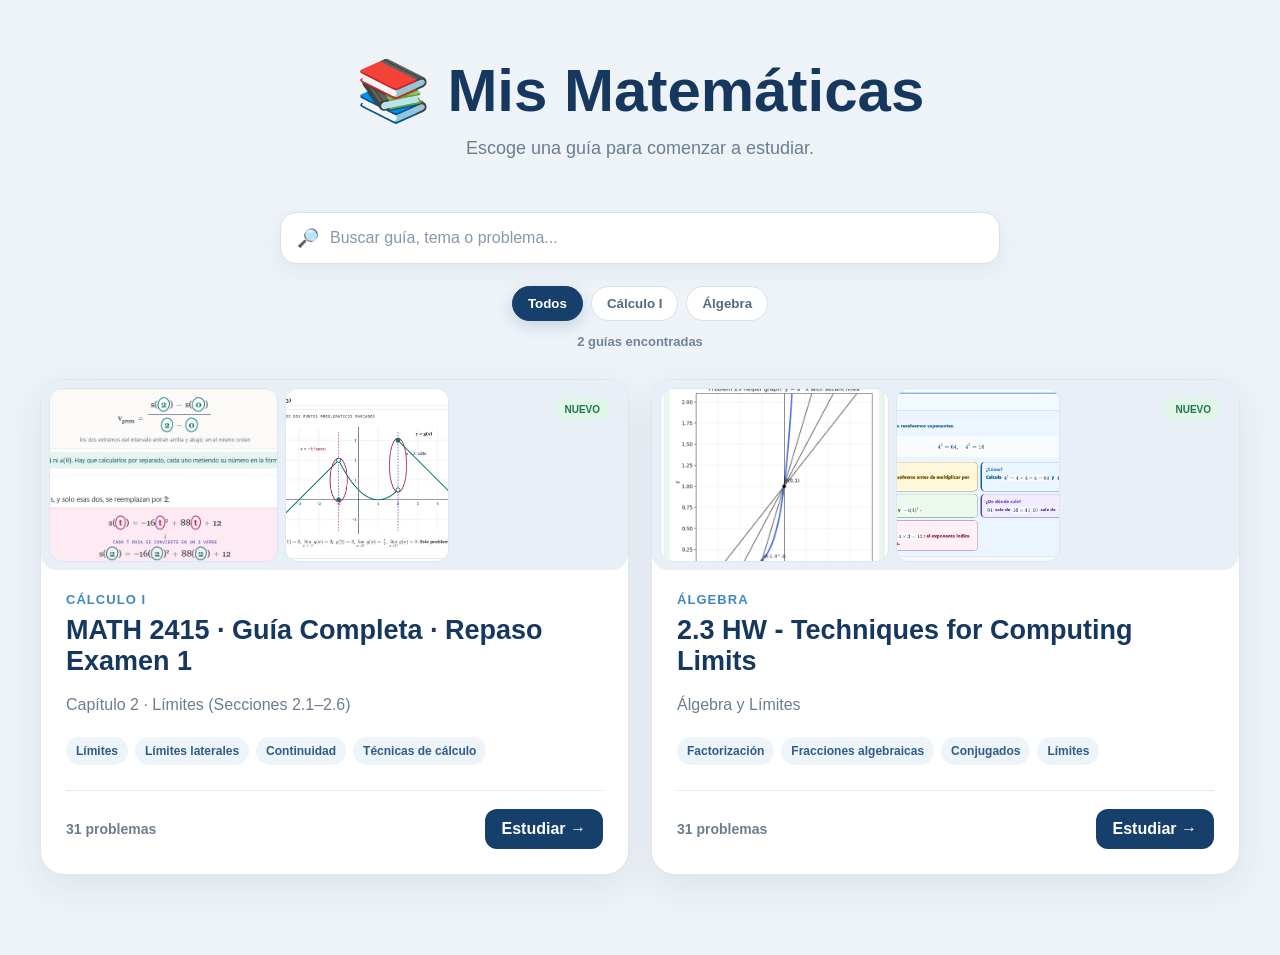
<file: index.html>
<!DOCTYPE html>
<html lang="es">
<head>
    <meta charset="UTF-8">
    <meta name="viewport" content="width=device-width, initial-scale=1.0">

    <title>Mis Matemáticas</title>
    
    <link rel="stylesheet" href="assets/css/lobby.css">
</head>

<body>

    <header>
        <h1>📚 Mis Matemáticas</h1>

        <p>
            Escoge una guía para comenzar a estudiar.
        </p>
    </header>


<main>

    <section class="controles-lobby">

        <div class="buscador-box">
            <span class="buscador-icono">🔎</span>

            <input
                type="search"
                id="buscar-guias"
                placeholder="Buscar guía, tema o problema..."
                autocomplete="off"
            >
        </div>

        <div
            id="filtros-categorias"
            class="filtros-categorias"
        ></div>

        <p id="resultado-info" class="resultado-info"></p>

    </section>


    <section id="lista-guias">
    </section>

</main>


    <!-- IMPORTANTE:
         catalogo.js debe cargarse primero.
    -->
    <script src="assets/js/catalogo.js"></script>

    <!-- Después se carga lobby.js -->
    <script src="assets/js/lobby.js"></script>

</body>
</html>
</file>
<file: assets/css/lobby.css>
* {
    box-sizing: border-box;
}

body {
    margin: 0;
    font-family: Arial, Helvetica, sans-serif;
    background: #eef3f8;
    color: #26384a;
}

header {
    text-align: center;
    padding: 55px 20px 35px;
}

header h1 {
    margin: 0;
    font-size: clamp(34px, 6vw, 60px);
    color: #17385e;
}

header p {
    margin-top: 12px;
    color: #6c7d90;
    font-size: 18px;
}

main {
    width: min(1200px, calc(100% - 30px));
    margin: auto;
    padding-bottom: 80px;
}

#lista-guias {
    display: grid;
    grid-template-columns: repeat(auto-fit, minmax(290px, 1fr));
    gap: 22px;
}

.guia-card {
    background: white;
    border: 1px solid #dce7f1;
    border-radius: 24px;
    padding: 25px;
    box-shadow: 0 12px 35px rgba(20, 50, 80, 0.08);
    position: relative;
    transition: transform 0.2s ease, box-shadow 0.2s ease;
}

.guia-card:hover {
    transform: translateY(-5px);
    box-shadow: 0 18px 45px rgba(20, 50, 80, 0.14);
}

.categoria {
    margin: 0 0 8px;
    font-size: 13px;
    font-weight: 800;
    text-transform: uppercase;
    letter-spacing: 0.08em;
    color: #4288bd;
}

.guia-card h2 {
    margin: 0;
    color: #17385e;
    font-size: 27px;
}

.subtitulo {
    color: #6c7d90;
    line-height: 1.5;
}

.temas {
    display: flex;
    flex-wrap: wrap;
    gap: 7px;
    margin: 20px 0;
}

.temas span {
    background: #edf5fb;
    color: #315b86;
    border-radius: 999px;
    padding: 7px 10px;
    font-size: 12px;
    font-weight: 700;
}

.guia-footer {
    display: flex;
    justify-content: space-between;
    align-items: center;
    gap: 15px;
    margin-top: 25px;
    padding-top: 18px;
    border-top: 1px solid #e2ebf3;
}

.guia-footer > span {
    color: #6c7d90;
    font-weight: 700;
    font-size: 14px;
}

.btn-estudiar {
    text-decoration: none;
    background: #173f6b;
    color: white;
    padding: 11px 17px;
    border-radius: 12px;
    font-weight: 800;
    transition: background 0.2s ease;
}

.btn-estudiar:hover {
    background: #275f91;
}

.badge-nuevo {
    position: absolute;
    right: 18px;
    top: 18px;
    background: #dff6e8;
    color: #23754b;
    border-radius: 999px;
    padding: 6px 10px;
    font-size: 10px;
    font-weight: 900;
}

@media (max-width: 600px) {
    header {
        padding-top: 35px;
    }

    main {
        width: min(100% - 16px, 1200px);
    }

    .guia-card {
        padding: 20px;
        border-radius: 20px;
    }

    .guia-footer {
        align-items: stretch;
        flex-direction: column;
    }

    .btn-estudiar {
        text-align: center;
    }
}

/* =========================
   PREVIEWS DE LAS GUÍAS
   ========================= */

.preview-grid {
    display: grid;
    grid-template-columns: 1.4fr 1fr 1fr;
    gap: 7px;

    height: 190px;

    margin: -25px -25px 22px -25px;

    padding: 8px;

    background: #e8eff6;

    border-radius: 24px 24px 16px 16px;

    overflow: hidden;
}


.preview-item {
    min-width: 0;
    height: 100%;

    overflow: hidden;

    background: white;

    border-radius: 13px;

    border: 1px solid #dce7f1;
}


.preview-item img {
    width: 100%;
    height: 100%;

    object-fit: cover;

    display: block;

    transition: transform 0.35s ease;
}


.guia-card:hover .preview-item img {
    transform: scale(1.04);
}


/* Cuando todavía no existen imágenes */

.preview-vacio {
    height: 190px;

    margin: -25px -25px 22px -25px;

    border-radius: 24px 24px 16px 16px;

    background:
        linear-gradient(
            135deg,
            #eaf5ff,
            #f3efff
        );

    display: flex;
    flex-direction: column;

    justify-content: center;
    align-items: center;

    gap: 8px;

    font-size: 40px;
}


.preview-vacio span {
    font-size: 13px;
    font-weight: 800;

    color: #6c7d90;
}


/* CELULAR */

@media (max-width: 600px) {

    .preview-grid {
        height: 160px;

        margin:
            -20px
            -20px
            18px
            -20px;

        border-radius:
            20px
            20px
            14px
            14px;
    }


    .preview-vacio {
        height: 160px;

        margin:
            -20px
            -20px
            18px
            -20px;
    }

}

/* =========================================
   BUSCADOR Y FILTROS
   ========================================= */

.controles-lobby {
    margin-bottom: 30px;
}


.buscador-box {
    position: relative;

    max-width: 720px;

    margin: 0 auto 22px;
}


.buscador-icono {
    position: absolute;

    left: 17px;
    top: 50%;

    transform: translateY(-50%);

    font-size: 18px;

    pointer-events: none;
}


#buscar-guias {
    width: 100%;

    padding: 16px 18px 16px 49px;

    border: 1px solid #d6e2ed;

    border-radius: 17px;

    background: white;

    color: #17385e;

    font-size: 16px;

    outline: none;

    box-shadow:
        0 7px 22px
        rgba(20, 50, 80, 0.06);

    transition:
        border-color 0.2s ease,
        box-shadow 0.2s ease;
}


#buscar-guias:focus {
    border-color: #6da7d3;

    box-shadow:
        0 0 0 4px
        rgba(80, 150, 205, 0.12);
}


#buscar-guias::placeholder {
    color: #8798a9;
}


/* Categorías */

.filtros-categorias {
    display: flex;

    justify-content: center;

    flex-wrap: wrap;

    gap: 8px;
}


.filtro-btn {
    border: 1px solid #d6e2ed;

    background: white;

    color: #526a82;

    border-radius: 999px;

    padding: 9px 15px;

    font-weight: 800;

    cursor: pointer;

    transition: 0.18s ease;
}


.filtro-btn:hover {
    background: #edf5fb;

    color: #173f6b;
}


.filtro-btn.activo {
    background: #173f6b;

    border-color: #173f6b;

    color: white;

    box-shadow:
        0 5px 15px
        rgba(23, 63, 107, 0.18);
}


.resultado-info {
    text-align: center;

    color: #718397;

    font-size: 13px;

    font-weight: 700;

    margin: 13px 0 0;
}


/* Sin resultados */

.estado-vacio {
    grid-column: 1 / -1;

    min-height: 240px;

    display: flex;

    flex-direction: column;

    align-items: center;

    justify-content: center;

    text-align: center;

    gap: 8px;

    background: white;

    border: 1px dashed #cad9e6;

    border-radius: 24px;

    color: #718397;
}


.estado-vacio strong {
    color: #17385e;

    font-size: 20px;
}


.estado-vacio-icono {
    font-size: 36px;

    margin-bottom: 5px;
}


@media (max-width: 600px) {

    .controles-lobby {
        margin-bottom: 22px;
    }


    #buscar-guias {
        padding-top: 14px;
        padding-bottom: 14px;

        border-radius: 15px;

        font-size: 15px;
    }


    .filtros-categorias {
        justify-content: flex-start;

        flex-wrap: nowrap;

        overflow-x: auto;

        padding: 2px 2px 8px;

        scrollbar-width: none;
    }


    .filtros-categorias::-webkit-scrollbar {
        display: none;
    }


    .filtro-btn {
        flex: none;
    }

}
</file>
